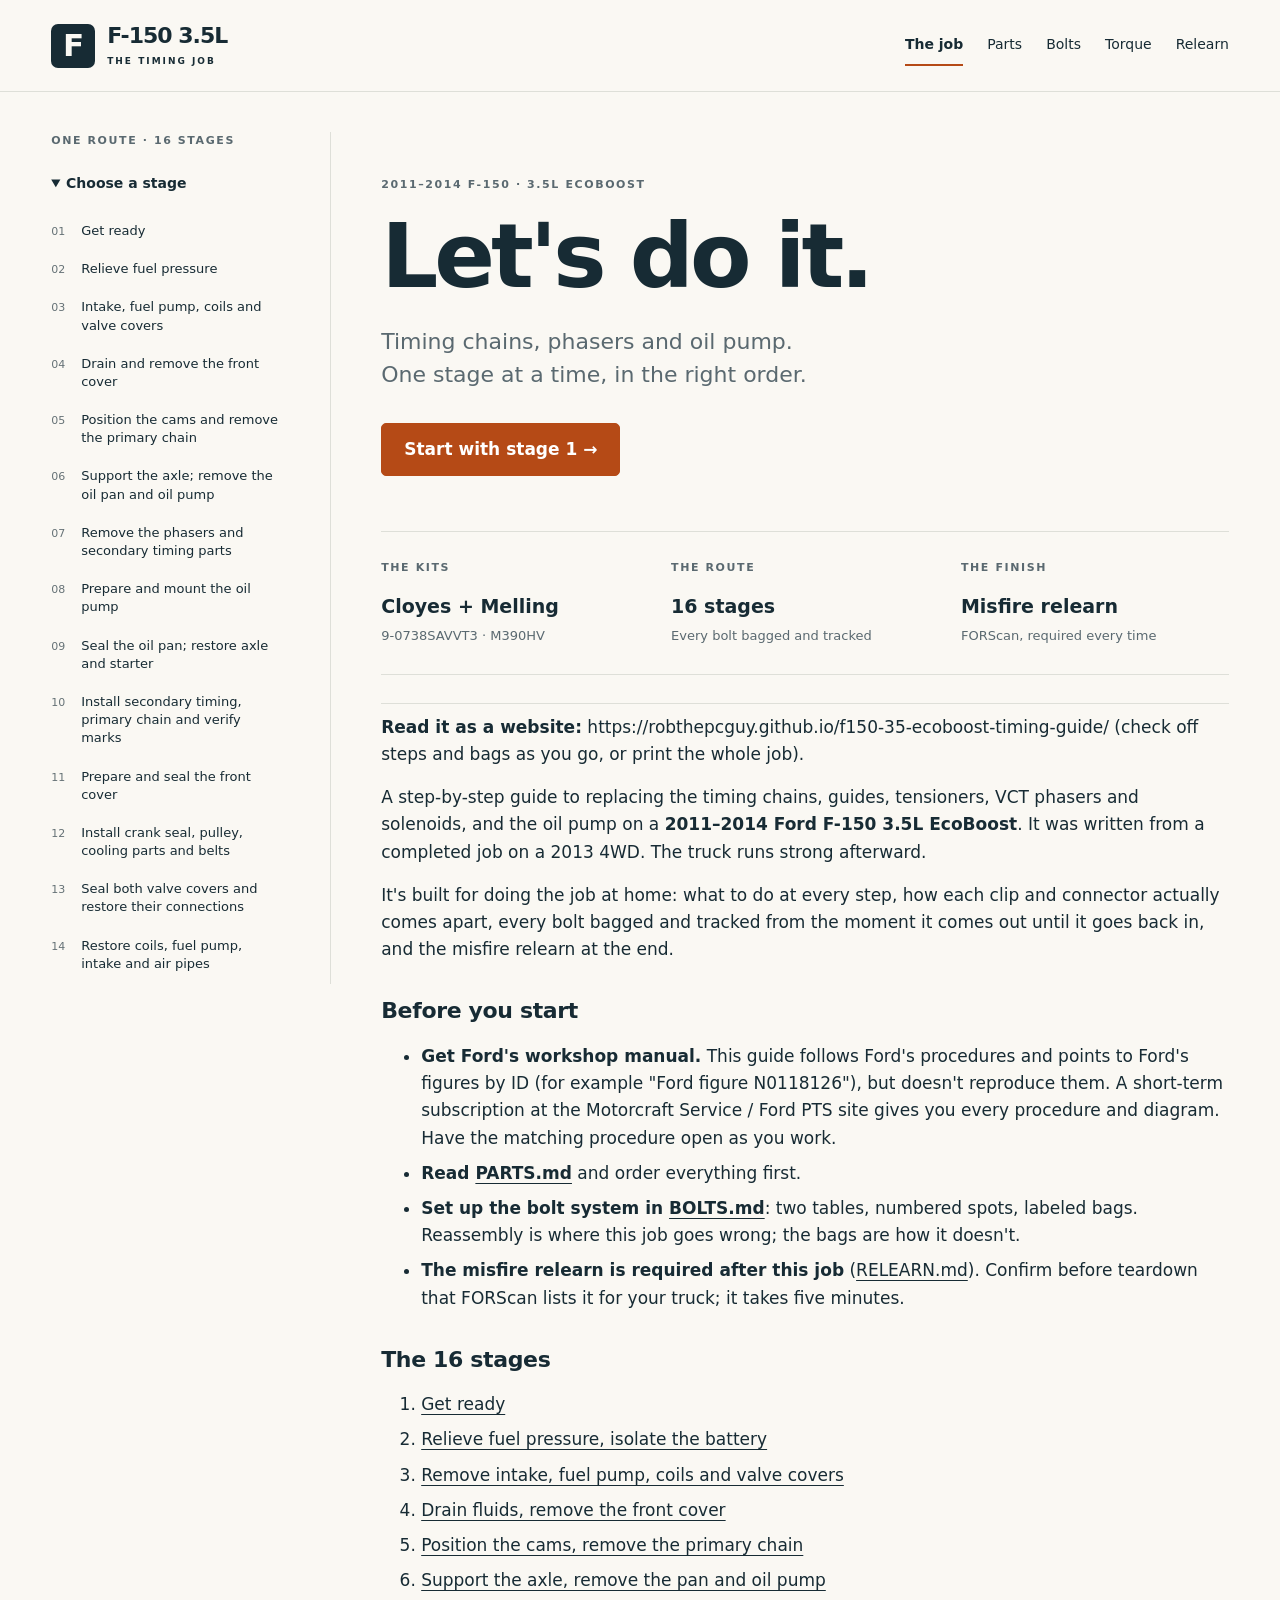
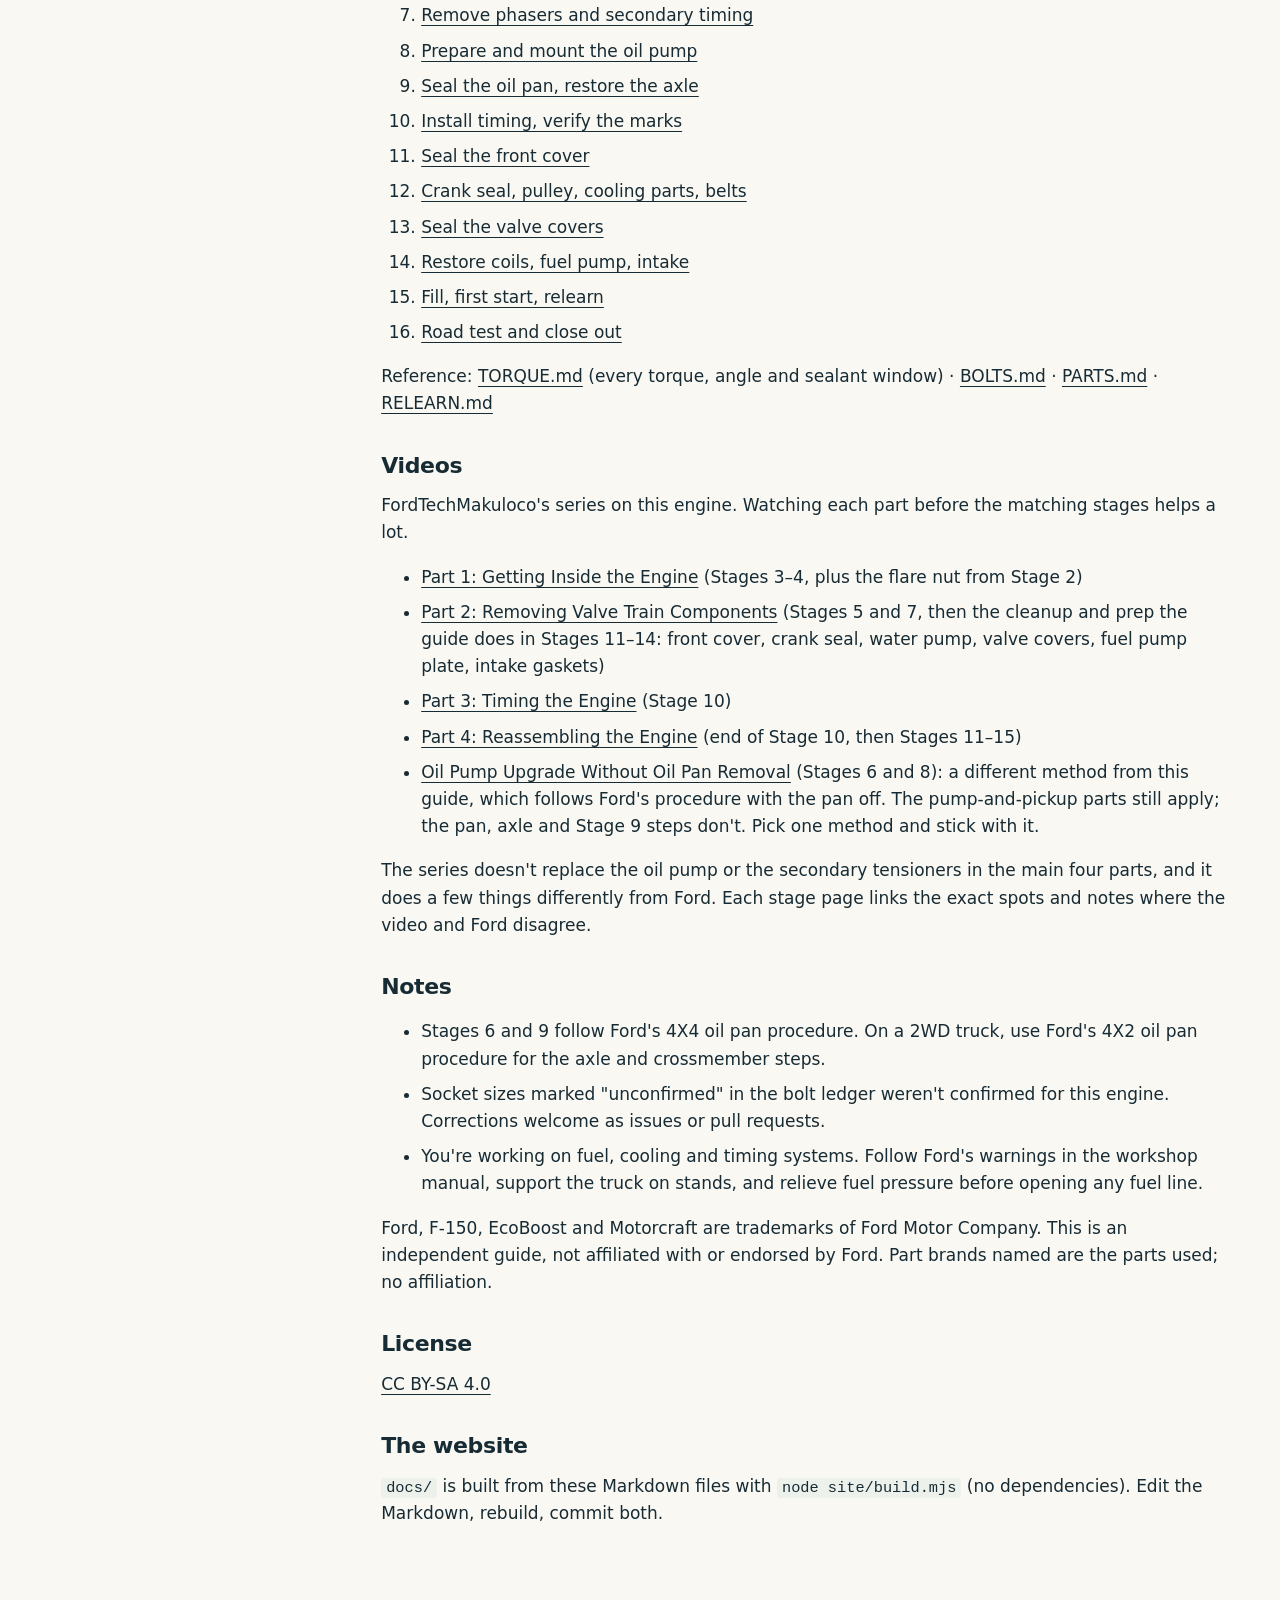
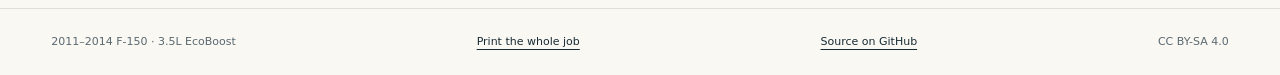
<file: docs/index.html>
<!doctype html>
<html lang="en">
<head><meta charset="utf-8"><meta name="viewport" content="width=device-width,initial-scale=1"><title>F-150 EcoBoost Timing Job</title><meta name="description" content="Step-by-step timing chain, VCT phaser and oil pump replacement guide for the 2011–2014 Ford F-150 3.5L EcoBoost, with bolt tracking, torque specs and the FORScan misfire relearn."><meta property="og:title" content="F-150 3.5L EcoBoost Timing Chain, Phaser and Oil Pump Guide"><meta property="og:description" content="Step-by-step guide for the 2011–2014 F-150 3.5L EcoBoost: every bolt bagged and tracked, torque specs, and the FORScan misfire relearn."><meta property="og:url" content="https://robthepcguy.github.io/f150-35-ecoboost-timing-guide/"><meta property="og:type" content="website"><link rel="canonical" href="https://robthepcguy.github.io/f150-35-ecoboost-timing-guide/"><link rel="stylesheet" href="app.css"><script src="core.js" defer></script><script src="data.js" defer></script><script src="app.js" defer></script></head>
<body>
<a class="skip" href="#content">Skip to instructions</a>
<header class="topbar"><a class="brand" href="#home"><span class="brand-icon" aria-hidden="true">F</span><span>F-150 3.5L<span class="brand-sub">THE TIMING JOB</span></span></a><nav aria-label="Main navigation"><a href="#home" data-nav="home">The job</a><a href="#ref/parts" data-nav="parts">Parts</a><a href="#ref/bolts" data-nav="bolts">Bolts</a><a href="#ref/torque" data-nav="torque">Torque</a><a href="#ref/relearn" data-nav="relearn">Relearn</a></nav></header>
<div id="storage-warning" class="storage-warning" hidden role="status">This browser can't save your checkmarks. Print the job and check off on paper.</div>
<div class="layout"><aside id="stage-sidebar" aria-label="Repair stages"><p class="eyebrow">ONE ROUTE · 16 STAGES</p><details id="stage-menu"><summary>Choose a stage</summary><ol id="stage-links"></ol></details><div class="side-note"><p>Check off each step as you go. Your checkmarks stay in this browser.</p><p><a href="print.html">Print the whole job</a></p></div></aside><main id="content" tabindex="-1"><noscript><h1>F-150 timing job</h1><p>This site needs JavaScript. The same guide is readable on <a href="https://github.com/RobThePCGuy/f150-35-ecoboost-timing-guide">GitHub</a>.</p></noscript></main></div>
<footer class="site-footer"><span>2011–2014 F-150 · 3.5L EcoBoost</span><a href="print.html">Print the whole job</a><a href="https://github.com/RobThePCGuy/f150-35-ecoboost-timing-guide">Source on GitHub</a><span>CC BY-SA 4.0</span></footer>
</body></html>
</file>
<file: docs/app.css>
:root{--ink:#172b34;--muted:#5a6970;--orange:#b54a16;--paper:#faf8f3;--line:#dedfd8;--soft:#edf1ec;--white:#fff;--warn:#fff3de}*{box-sizing:border-box}html{scroll-behavior:auto}body{margin:0;background:var(--paper);color:var(--ink);font:17px/1.6 system-ui,-apple-system,BlinkMacSystemFont,"Segoe UI",sans-serif}a{color:var(--ink);text-underline-offset:4px}button,input,select{font:inherit}button,a,input,select,summary{touch-action:manipulation}a:focus-visible,button:focus-visible,input:focus-visible,select:focus-visible,summary:focus-visible{outline:3px solid var(--orange);outline-offset:4px}.topbar{min-height:92px;display:flex;align-items:center;justify-content:space-between;gap:24px;padding:20px 4vw;border-bottom:1px solid var(--line);background:var(--paper)}.brand{display:flex;gap:12px;align-items:center;font-size:22px;font-weight:850;text-decoration:none;line-height:1.1;letter-spacing:-1px}.brand-icon{display:grid;place-items:center;width:44px;height:44px;background:var(--ink);color:var(--paper);font-size:31px;border-radius:7px}.brand-sub{display:block;font-size:9px;letter-spacing:2px;margin-top:8px}.topbar nav{display:flex;gap:24px;align-items:center;font-size:14px}.topbar nav a{text-decoration:none;padding:8px 0;border-bottom:2px solid transparent}.topbar nav a[aria-current]{border-color:var(--orange);font-weight:750}.layout{max-width:1480px;margin:0 auto;display:grid;grid-template-columns:280px minmax(0,1fr);gap:50px;padding:40px 4vw 65px}aside{align-self:start;position:sticky;top:24px;font-size:13px;border-right:1px solid var(--line);padding-right:24px;max-height:calc(100vh - 48px);overflow:auto}.eyebrow{font-size:11px;letter-spacing:1.6px;font-weight:800;color:var(--muted);margin:0 0 14px}aside details>summary{font-size:14px;font-weight:750;cursor:pointer;padding:8px 0}.is-stage .eyebrow{color:var(--orange)}#stage-links{list-style:none;padding:0;margin:10px 0}#stage-links li{margin:0}#stage-links a{display:flex;gap:12px;align-items:baseline;text-decoration:none;padding:10px 10px 10px 0;border-radius:5px;line-height:1.4}#stage-links a:hover{background:var(--soft)}#stage-links a[aria-current]{background:var(--ink);color:white;padding-left:10px;margin-left:-10px;font-weight:700}.stage-number{font-size:11px;font-variant-numeric:tabular-nums;opacity:.65;min-width:18px}.side-note{border-top:1px solid var(--line);padding-top:22px;color:var(--muted);font-size:12px}main{min-width:0;max-width:960px;outline:none}h1{font-size:clamp(28px,3.4vw,45px);line-height:1.15;letter-spacing:-1.2px;font-weight:780;margin:8px 0 24px;max-width:23ch}h2{font-size:22px;line-height:1.3;letter-spacing:-.35px;margin:0 0 12px}h3{font-size:19px;line-height:1.3;margin:4px 0 12px}p{margin:0 0 16px}li{margin:8px 0}.hero{padding:44px 0 55px}.hero h1{font-size:clamp(55px,7vw,94px);letter-spacing:-4px;margin:18px 0 24px;line-height:1}.hero-intro{font-size:22px;line-height:1.5;max-width:38ch;margin-bottom:32px;color:var(--muted)}.primary{display:inline-flex;align-items:center;justify-content:center;background:var(--orange);border:1px solid var(--orange);border-radius:5px;color:white;text-decoration:none;font-weight:750;padding:14px 22px;line-height:1.35;cursor:pointer}.primary:hover{background:#963910}.secondary{padding:12px 0;font-size:15px}.home-facts{display:grid;grid-template-columns:repeat(3,1fr);gap:22px;padding:27px 0;border-top:1px solid var(--line);border-bottom:1px solid var(--line);margin-bottom:28px}.home-facts strong{font-size:19px}.home-facts p:not(.eyebrow){font-size:13px;color:var(--muted);margin:5px 0 0}.before-note{display:flex;gap:18px;background:var(--warn);padding:22px;border:1px solid #e8d7b5;border-radius:6px;margin:24px 0}.before-note h2{font-size:18px}.before-note p{font-size:15px;margin-bottom:8px}.note-icon{font-weight:800;display:grid;place-items:center;border:1px solid #b4843d;border-radius:50%;width:28px;height:28px;flex:none}.stage-toolbar{display:flex;justify-content:space-between;align-items:center;font-size:13px;margin-bottom:28px}.stage-toolbar button{border:1px solid var(--line);padding:8px 12px;border-radius:5px;background:transparent;color:var(--ink);cursor:pointer;font-size:13px}.panel{background:var(--soft);border:1px solid var(--line);padding:24px;border-radius:6px;margin:28px 0}.panel dl{display:grid;grid-template-columns:135px minmax(0,1fr);gap:15px 20px;margin:0;font-size:15px}.panel dt{font-weight:750}.panel dd{margin:0}.gate{padding:20px;border-left:4px solid var(--orange);background:var(--warn);font-size:15px;margin:24px 0}.annotation{border-left:3px solid #aac1b0;background:#f1f4ef;padding:20px 22px;margin:28px 0;font-size:15px}.annotation p:last-child{margin:0}.annotation a{font-size:13px}.source-step{border-top:1px solid var(--line);padding:28px 0 10px;scroll-margin-top:20px}.source-label{font-size:12px;color:var(--muted);line-height:1.5;margin:6px 0 16px}.source-label a{color:var(--muted)}.ford{font:17px/1.65 Arial,sans-serif}.ford p{margin:15px 0}.ford ol{padding-left:2em}.ford img{max-width:100%;height:auto;display:block;background:white;border-radius:3px}.bag{display:flex;flex-wrap:wrap;gap:4px 14px;align-items:baseline;border:1px dashed #8a6d3b;background:#fffaf0;padding:10px 14px;margin:12px 0;border-radius:4px;font-size:15px}.bag-id{font-weight:800;font-family:ui-monospace,Menlo,monospace}.bag-in{border-color:#2f6f8f;background:#f0f7fb}.bag-new{border-color:#9b2c2c;background:#fdf2f2}.bag-tip{flex-basis:100%;font-size:14px}.table-map{border:1px solid #c9d3d9;border-radius:6px;padding:16px;margin:16px 0}.table-map h3{margin:0}.table-map p{margin:4px 0 12px;color:#556}.spots{display:grid;grid-template-columns:repeat(auto-fill,minmax(130px,1fr));gap:8px}.spot{border:1px solid #c9d3d9;border-radius:4px;padding:8px;font-size:13px;display:flex;flex-direction:column;gap:2px}.spot b{font-family:ui-monospace,Menlo,monospace}.labels{display:grid;grid-template-columns:repeat(3,1fr);gap:0}.label{border:1px dashed #777;padding:10px;font-size:12px;display:flex;flex-direction:column;gap:2px;min-height:1.6in;break-inside:avoid}.label b{font-size:20px;font-family:ui-monospace,Menlo,monospace}.label .spot-id{font-weight:700}@media(max-width:650px){.labels{grid-template-columns:1fr 1fr}}@media print{.labels-head{break-before:page}}.how{border-left:4px solid #2f7d4f;background:#eef6f0;padding:16px 20px;margin:16px 0;border-radius:5px;font-size:16px}.how p{margin:0}.how .how-label{font-size:11px;font-weight:800;letter-spacing:1.4px;text-transform:uppercase;color:#2f7d4f;margin-bottom:6px}.ford img.figure{width:100%;max-width:900px}.ford .indent3{margin:22px 0 22px 20px}.ford table{width:100%;border-collapse:collapse;font-size:14px;background:white}.ford td,.ford th{padding:8px;border:1px solid var(--line);vertical-align:top}.ford table img{max-width:180px}.mark{color:var(--muted);font-size:12px;border-top:1px dashed var(--line);padding-top:14px;margin-top:20px}.finish{padding:24px;border:1px solid #aebfb1;background:var(--soft);border-radius:6px;margin-top:32px;font-size:15px}.finish .resume{border-top:1px solid var(--line);padding-top:16px}.stage-actions{display:flex;justify-content:space-between;align-items:center;gap:20px;border-top:1px solid var(--line);padding-top:24px;margin-top:30px}.site-footer{display:flex;justify-content:space-between;flex-wrap:wrap;gap:14px;padding:24px 4vw;border-top:1px solid var(--line);font-size:11px;color:var(--muted)}.reference-list{display:grid;grid-template-columns:1fr 1fr;gap:10px;margin:28px 0}.reference-list a{padding:15px 18px;background:var(--white);border:1px solid var(--line);border-radius:5px;text-decoration:none;font-size:15px}.library-note{border-top:1px solid var(--line);padding-top:26px;margin-top:32px}.library-note p{font-size:14px}.reference-body{overflow-wrap:anywhere}.reference-body table{border-collapse:collapse;width:100%;background:white;font-size:13px;line-height:1.45}.reference-body th,.reference-body td{border:1px solid var(--line);padding:10px;vertical-align:top}.reference-body img{max-width:100%;height:auto}.reference-body .table-scroll,.coverage{overflow-x:auto}.reference-body h2{margin-top:30px}.reference-body dt{margin-top:16px}.reference-body dd{margin:8px 0 22px}.reference-body .toc{display:none}.calculator{background:white;border:1px solid var(--line);border-radius:7px;padding:28px;margin:30px 0;max-width:660px}.calculator label{display:block;font-size:14px;font-weight:750;margin:18px 0 8px}.calculator label:first-child{margin-top:0}.calculator input,.calculator select{display:block;width:100%;min-height:48px;padding:10px 12px;border:1px solid #adb7b6;border-radius:4px;background:white;color:var(--ink);font-size:16px}.calculator .primary{margin-top:22px}.field-help{font-size:12px;line-height:1.55;color:var(--muted);margin:7px 0 12px}.result-grid{display:grid;grid-template-columns:1fr 1fr;gap:15px;padding-top:24px;margin-top:24px;border-top:1px solid var(--line)}.result-grid span{display:block;font-size:11px;color:var(--muted)}.result-grid strong{display:block;font-size:32px;line-height:1.4;letter-spacing:-1px;margin:8px 0}.calc-error{background:var(--warn);padding:14px;font-size:14px;margin-top:18px}.formula-details{margin-top:32px;border-top:1px solid var(--line);padding-top:20px;font-size:14px}.formula-details summary{cursor:pointer;font-weight:700}.formula-details .reference-body{margin-top:22px}.formula-details h1{font-size:24px}.storage-warning{padding:12px 4vw;background:var(--warn);font-size:13px}.skip{position:absolute;top:-100px}.skip:focus{top:8px;left:8px;background:white;padding:12px;z-index:20}[hidden]{display:none!important}:target{scroll-margin-top:20px}@media(max-width:1049px){.layout{display:block;padding-top:22px}aside{position:static;max-height:none;border-right:0;border-bottom:1px solid var(--line);padding:0 0 14px;margin-bottom:30px}aside>.eyebrow,.side-note{display:none}#stage-links{display:grid;grid-template-columns:1fr 1fr;gap:2px 22px}main{max-width:960px}.hero{padding-top:20px}}@media(max-width:620px){.topbar{padding:18px 20px;align-items:flex-start;gap:20px;flex-direction:column}.topbar nav{width:100%;justify-content:space-between;gap:10px;font-size:12px}.layout{padding:20px}.hero h1{letter-spacing:-2.5px}.hero-intro{font-size:20px}.home-facts{grid-template-columns:1fr;gap:20px}.home-facts>div{display:grid;grid-template-columns:105px 1fr}.home-facts .eyebrow{grid-row:span 2;margin-top:5px}.home-facts strong{font-size:17px}.home-facts p:not(.eyebrow){margin-top:2px}.panel{padding:18px}.panel dl{display:block}.panel dt{margin-bottom:4px}.panel dd{margin-bottom:15px}.panel dd:last-child{margin-bottom:0}.reference-list{grid-template-columns:1fr}.calculator{padding:20px}.result-grid{grid-template-columns:1fr}.before-note{padding:18px}.ford .indent3{margin-left:0}#stage-links{grid-template-columns:1fr}.stage-actions .primary{font-size:14px;padding:12px 15px}.site-footer{padding:22px 20px}}@media print{@page{size:letter;margin:.65in}body{background:white;font-size:10pt;color:black}.topbar,aside,.site-footer,.stage-toolbar,.stage-actions,.storage-warning,.skip{display:none!important}.layout{display:block;padding:0}main{max-width:none}h1{font-size:21pt;letter-spacing:0;break-after:avoid}h2{font-size:13pt;break-after:avoid}h3{font-size:11pt;break-after:avoid}.ford{font-size:10pt;line-height:1.4}.ford img{max-height:8in}.panel,.annotation,.finish,.gate{background:none;font-size:10pt;padding:12px;margin:15px 0}.panel dl{font-size:10pt}.source-label,.mark{font-size:8pt}.source-step{padding-top:15px}.ford tr,.ford img{break-inside:avoid}.ford table{font-size:8pt}.hero h1{font-size:30pt}.calculator input,.calculator select{border:1px solid #888}.primary{background:none;color:black;border-color:#888}a{color:inherit}.formula-details{display:none}.eyebrow{font-size:8pt}}

/* GitHub Pages build */
.reference-body table{width:100%;border-collapse:collapse;font-size:14px;background:var(--white)}.reference-body th,.reference-body td{padding:8px 10px;border:1px solid var(--line);vertical-align:top;text-align:left}.reference-body th{background:var(--soft);font-size:13px}.table-wrap{overflow-x:auto;margin:16px 0 28px}
.reference-body h2{margin-top:34px}.reference-body h3{margin-top:28px}.reference-body code{background:var(--soft);padding:1px 5px;border-radius:3px;font-size:.9em}
.reference-body .bag{display:inline-flex;padding:2px 10px;margin:4px 0;font-size:14px}
.reference-body li .note{margin:8px 0 0;color:var(--muted);font-size:16px}
ol.steps{list-style:none;padding:0}ol.steps>li{position:relative;padding:14px 16px 14px 92px;border:1px solid var(--line);border-radius:6px;background:var(--white);margin:12px 0}
ol.steps>li::before{content:attr(data-n);position:absolute;left:52px;top:13px;font-weight:800;color:var(--orange);font-variant-numeric:tabular-nums}
ol.steps>li .step-check{position:absolute;left:16px;top:16px}
.step-check{width:22px;height:22px;accent-color:#2f7d4f;cursor:pointer;margin:0 8px 0 0;vertical-align:middle}
ol.steps>li.is-done{background:#eef6f0;border-color:#9cc9ab}ol.steps>li.is-done>*:not(.step-check){opacity:.6}
tr.is-done td{background:#eef6f0;color:var(--muted)}
.progress{font-size:14px;color:var(--muted);font-weight:700}
.stage-tick{margin-left:auto;color:#2f7d4f;font-weight:900}
.readme{margin-top:20px;border-top:1px solid var(--line);padding-top:10px}
.print-bar{display:flex;justify-content:space-between;align-items:center;gap:16px;padding:16px 4vw;border-bottom:1px solid var(--line)}
.print-all main{max-width:900px;margin:0 auto;padding:24px 4vw 60px}
@media (max-width:700px){ol.steps>li{padding:12px 12px 12px 74px}ol.steps>li::before{left:44px}.topbar{flex-wrap:wrap}.topbar nav{flex-wrap:wrap;gap:6px 16px}}
@media print{
  .print-bar,.topbar,aside,.site-footer,.stage-toolbar,.stage-actions,.skip{display:none!important}
  .layout{display:block;padding:0}body{background:#fff;color:#000;font-size:11pt}
  .print-section{break-before:page}.print-section:first-child{break-before:auto}
  ol.steps>li{break-inside:avoid;border:1px solid #888;background:#fff!important}ol.steps>li>*{opacity:1!important}
  ol.steps>li .step-check{display:none}ol.steps>li::after{content:"";position:absolute;left:14px;top:14px;width:16px;height:16px;border:1.5px solid #000}
  ol.steps>li::before{color:#000}
  .reference-body .bag{border:1px dashed #000;background:#fff}
  .reference-body th{background:#eee}tr{break-inside:avoid}
  a{color:#000;text-decoration:none}a[href^="http"]::after{content:" (" attr(href) ")";font-size:8pt;word-break:break-all}
  h1{font-size:20pt}h2{font-size:14pt;break-after:avoid}
}
</file>
